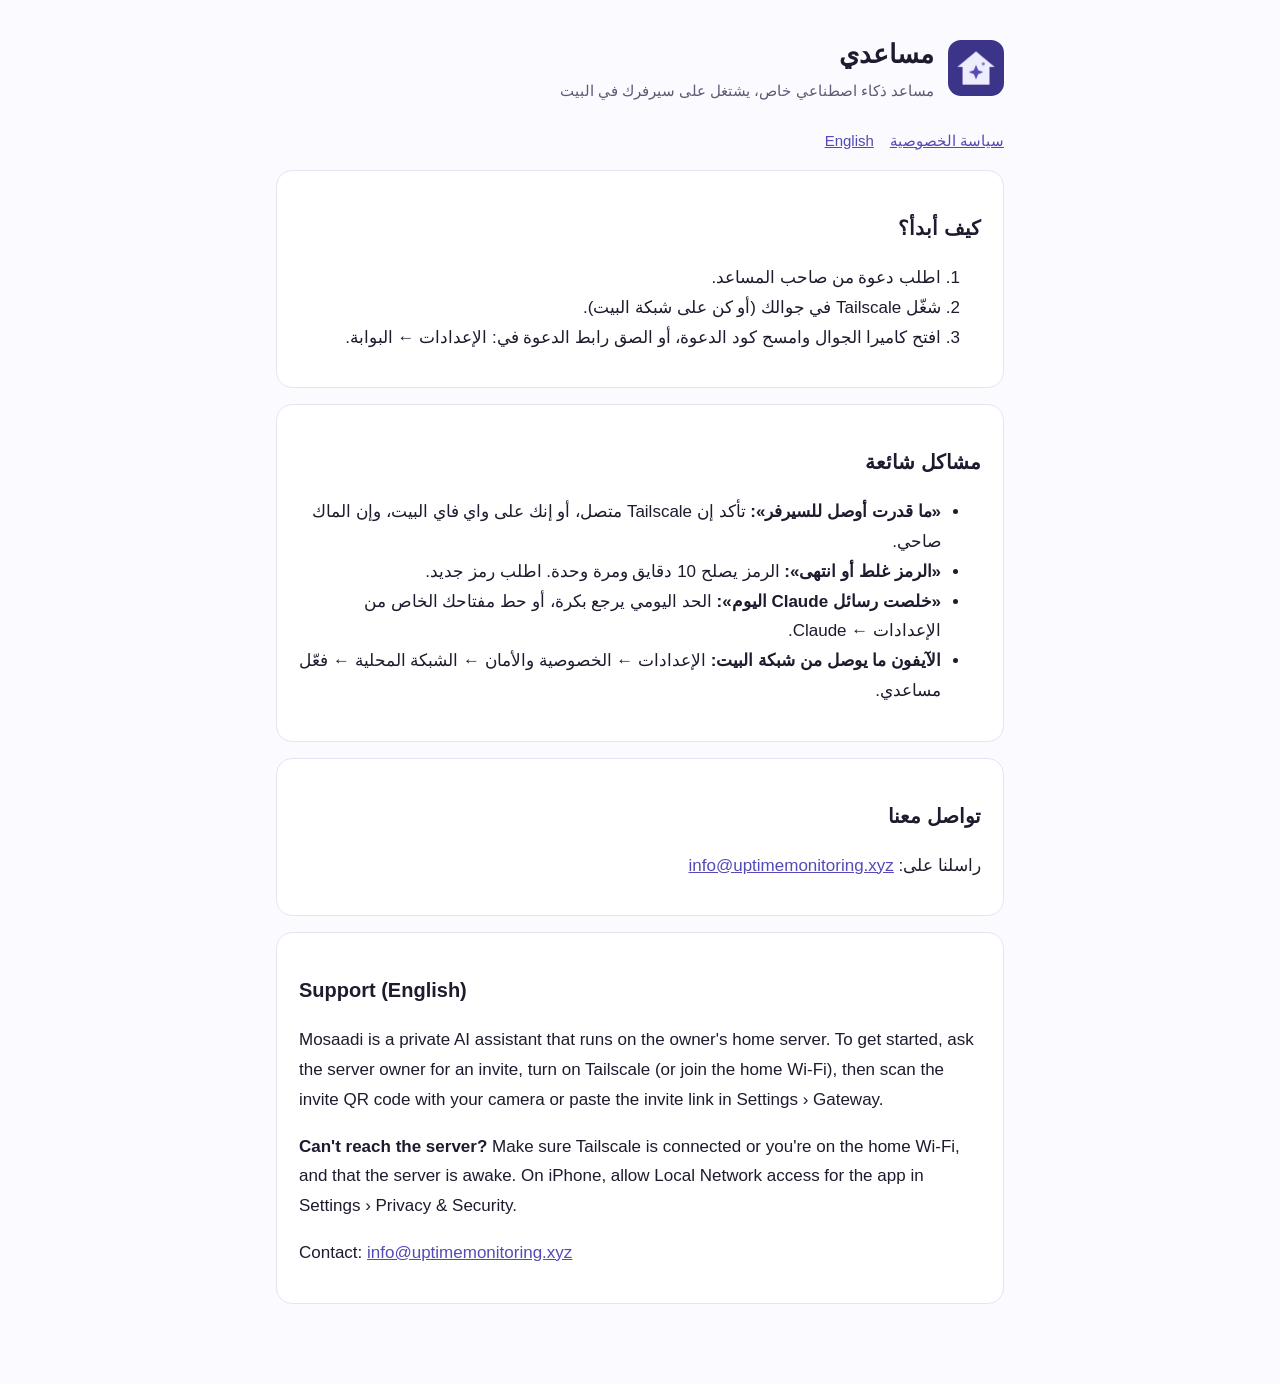
<file: index.html>
<!doctype html>
<html lang="ar" dir="rtl">
<head>
<meta charset="utf-8"><meta name="viewport" content="width=device-width,initial-scale=1">
<title>مساعدي · الدعم</title><link rel="stylesheet" href="style.css">
</head>
<body><main>
<header><img src="icon.png" alt=""><div><h1>مساعدي</h1><div class="muted">مساعد ذكاء اصطناعي خاص، يشتغل على سيرفرك في البيت</div></div></header>
<nav><a href="privacy.html">سياسة الخصوصية</a><a href="#en">English</a></nav>

<section>
<h2>كيف أبدأ؟</h2>
<ol>
<li>اطلب دعوة من صاحب المساعد.</li>
<li>شغّل Tailscale في جوالك (أو كن على شبكة البيت).</li>
<li>افتح كاميرا الجوال وامسح كود الدعوة، أو الصق رابط الدعوة في: الإعدادات ← البوابة.</li>
</ol>
</section>

<section>
<h2>مشاكل شائعة</h2>
<ul>
<li><strong>«ما قدرت أوصل للسيرفر»:</strong> تأكد إن Tailscale متصل، أو إنك على واي فاي البيت، وإن الماك صاحي.</li>
<li><strong>«الرمز غلط أو انتهى»:</strong> الرمز يصلح 10 دقايق ومرة وحدة. اطلب رمز جديد.</li>
<li><strong>«خلصت رسائل Claude اليوم»:</strong> الحد اليومي يرجع بكرة، أو حط مفتاحك الخاص من الإعدادات ← Claude.</li>
<li><strong>الآيفون ما يوصل من شبكة البيت:</strong> الإعدادات ← الخصوصية والأمان ← الشبكة المحلية ← فعّل مساعدي.</li>
</ul>
</section>

<section>
<h2>تواصل معنا</h2>
<p>راسلنا على: <a href="mailto:info@uptimemonitoring.xyz">info@uptimemonitoring.xyz</a></p>
</section>

<section id="en" dir="ltr" lang="en">
<h2>Support (English)</h2>
<p>Mosaadi is a private AI assistant that runs on the owner's home server. To get started, ask the server owner for an invite, turn on Tailscale (or join the home Wi-Fi), then scan the invite QR code with your camera or paste the invite link in Settings › Gateway.</p>
<p><strong>Can't reach the server?</strong> Make sure Tailscale is connected or you're on the home Wi-Fi, and that the server is awake. On iPhone, allow Local Network access for the app in Settings › Privacy &amp; Security.</p>
<p>Contact: <a href="mailto:info@uptimemonitoring.xyz">info@uptimemonitoring.xyz</a></p>
</section>
</main></body></html>
</file>
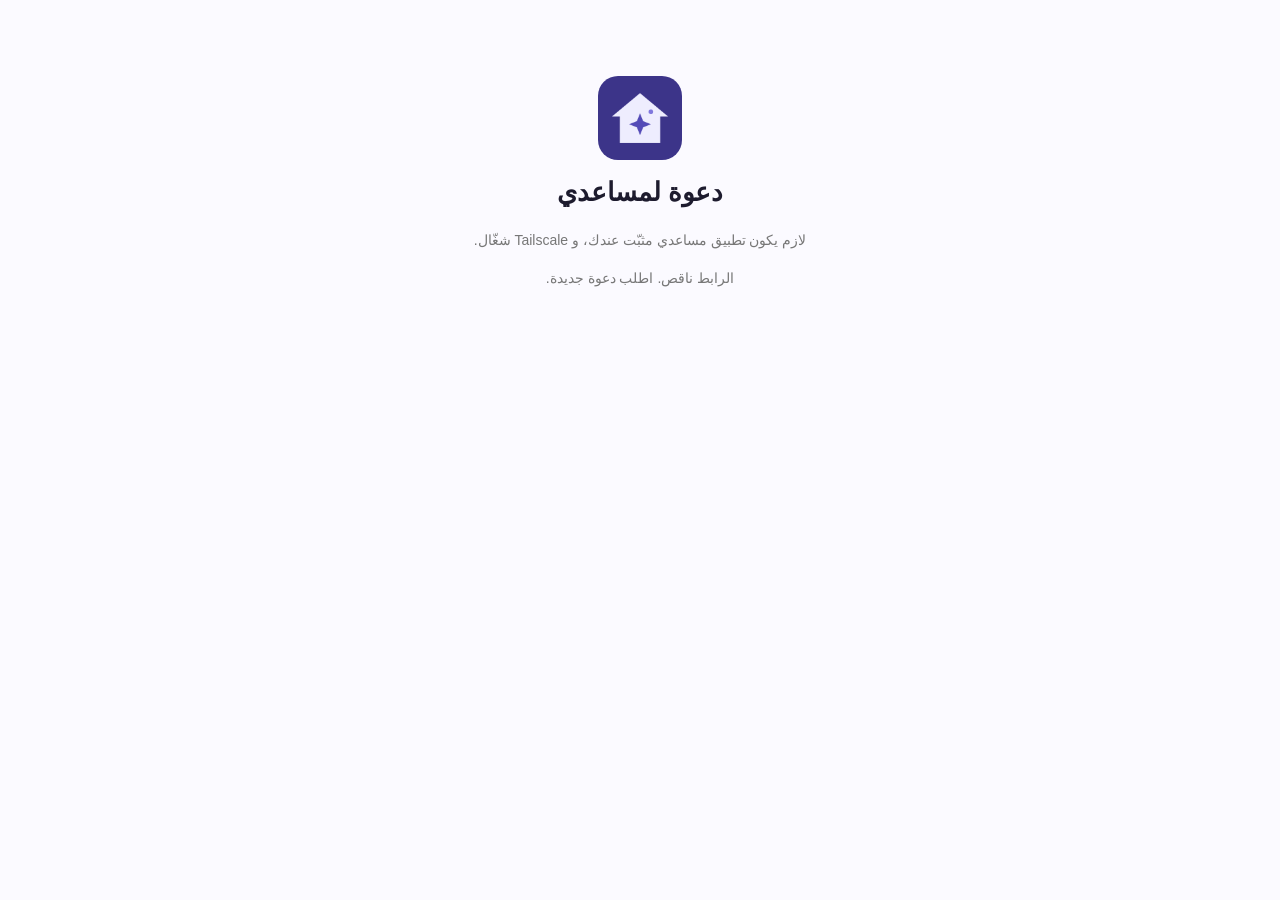
<file: pair.html>
<!doctype html>
<html lang="ar" dir="rtl">
<head>
<meta charset="utf-8">
<meta name="viewport" content="width=device-width, initial-scale=1">
<meta name="robots" content="noindex">
<title>دعوة لمساعدي</title>
<link rel="stylesheet" href="style.css">
<style>
  .card { max-width: 420px; margin: 48px auto; padding: 28px 22px; text-align: center; }
  .card img { width: 84px; height: 84px; border-radius: 20px; }
  .btn { display: block; margin: 22px 0 10px; padding: 14px; border-radius: 14px; background: #3C3489; color: #fff; text-decoration: none; font-size: 18px; }
  .muted { color: #777; font-size: 14px; line-height: 1.7; }
</style>
</head>
<body>
<div class="card">
  <img src="icon.png" alt="">
  <h1>دعوة لمساعدي</h1>
  <p class="muted">لازم يكون تطبيق مساعدي مثبّت عندك، و Tailscale شغّال.</p>
  <a id="open" class="btn" href="#">افتح في مساعدي</a>
  <p class="muted" id="hint">لو ما انفتح التطبيق: انسخ رابط هالصفحة، وافتح مساعدي ← الإعدادات ← البوابة، والصقه في خانة الرمز.</p>
</div>
<script>
  // البيانات بعد # فما توصل لأي سيرفر، تبقى في جوالك
  var q = location.hash.replace(/^#/, "");
  var app = "privateai://pair?" + q;
  var a = document.getElementById("open");
  if (q.indexOf("code=") < 0) {
    a.style.display = "none";
    document.getElementById("hint").textContent = "الرابط ناقص. اطلب دعوة جديدة.";
  } else {
    a.href = app;
    setTimeout(function () { location.href = app; }, 300);
  }
</script>
</body>
</html>
</file>
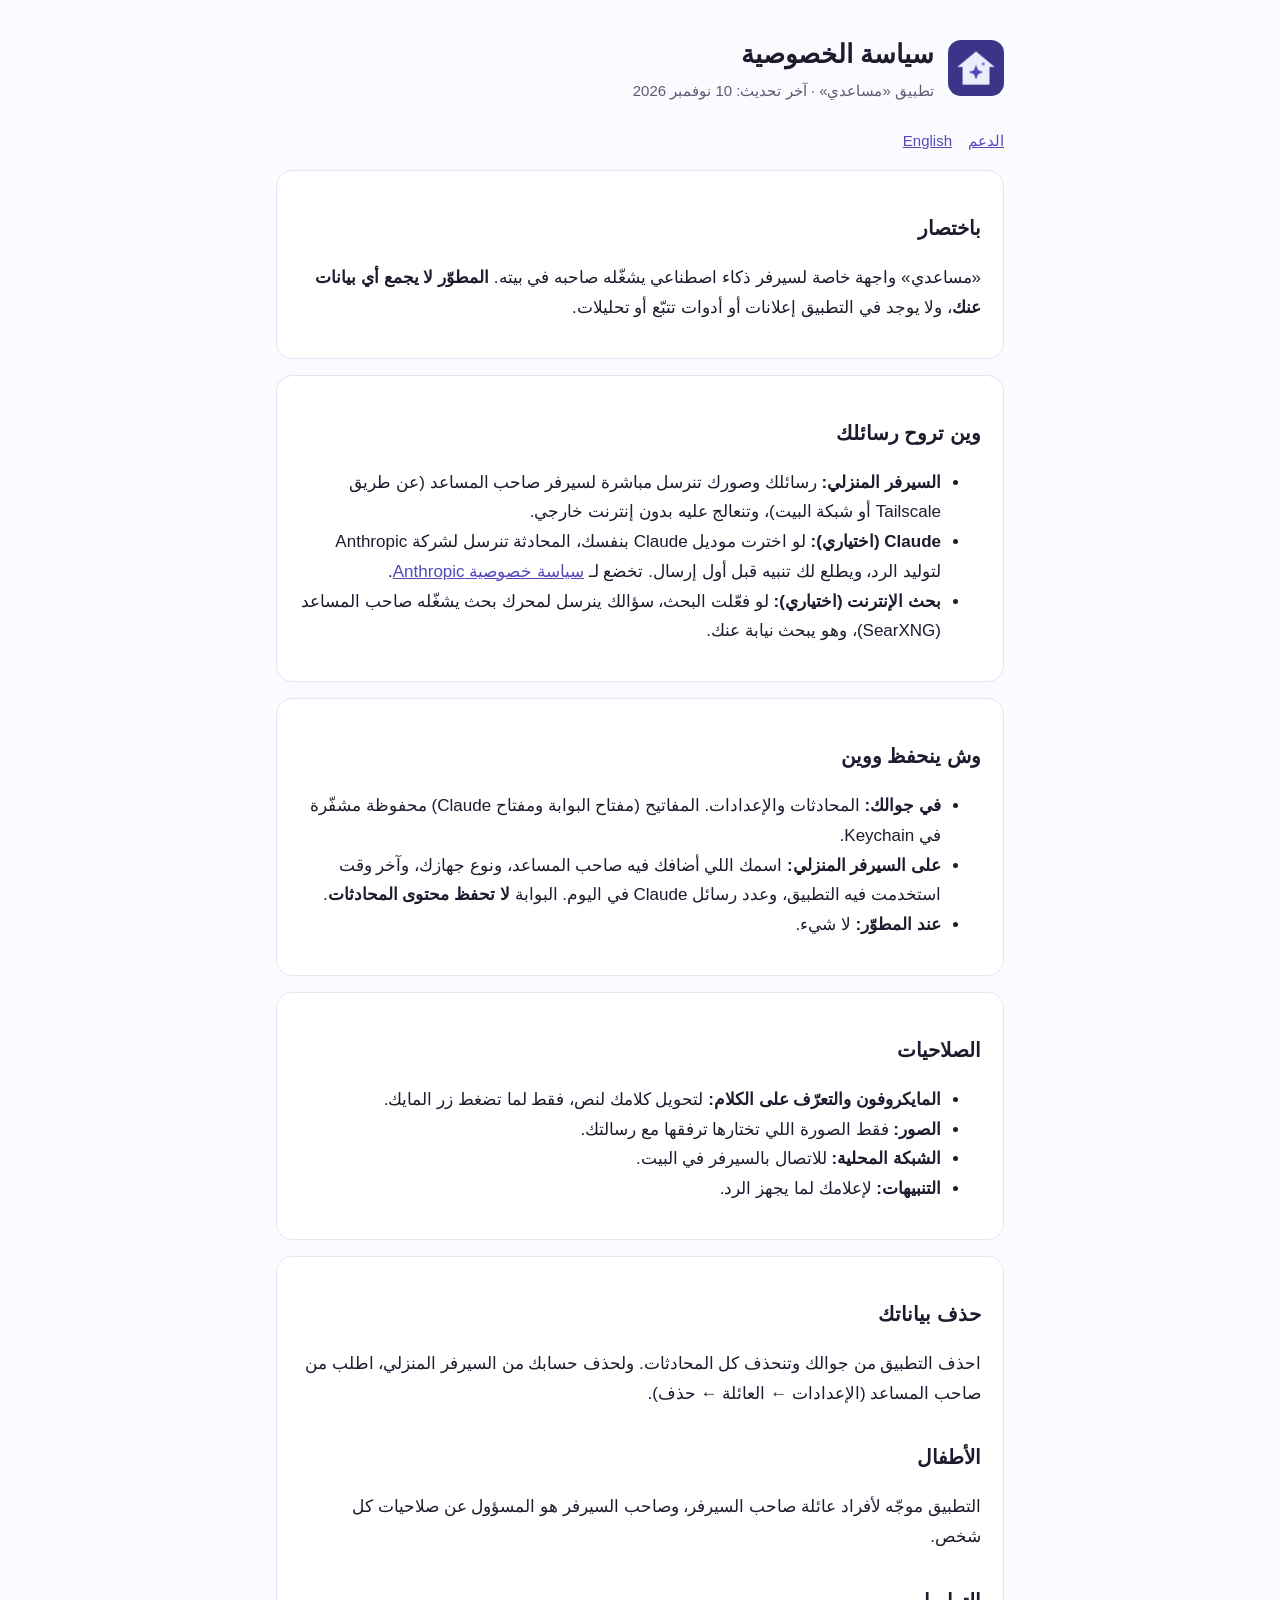
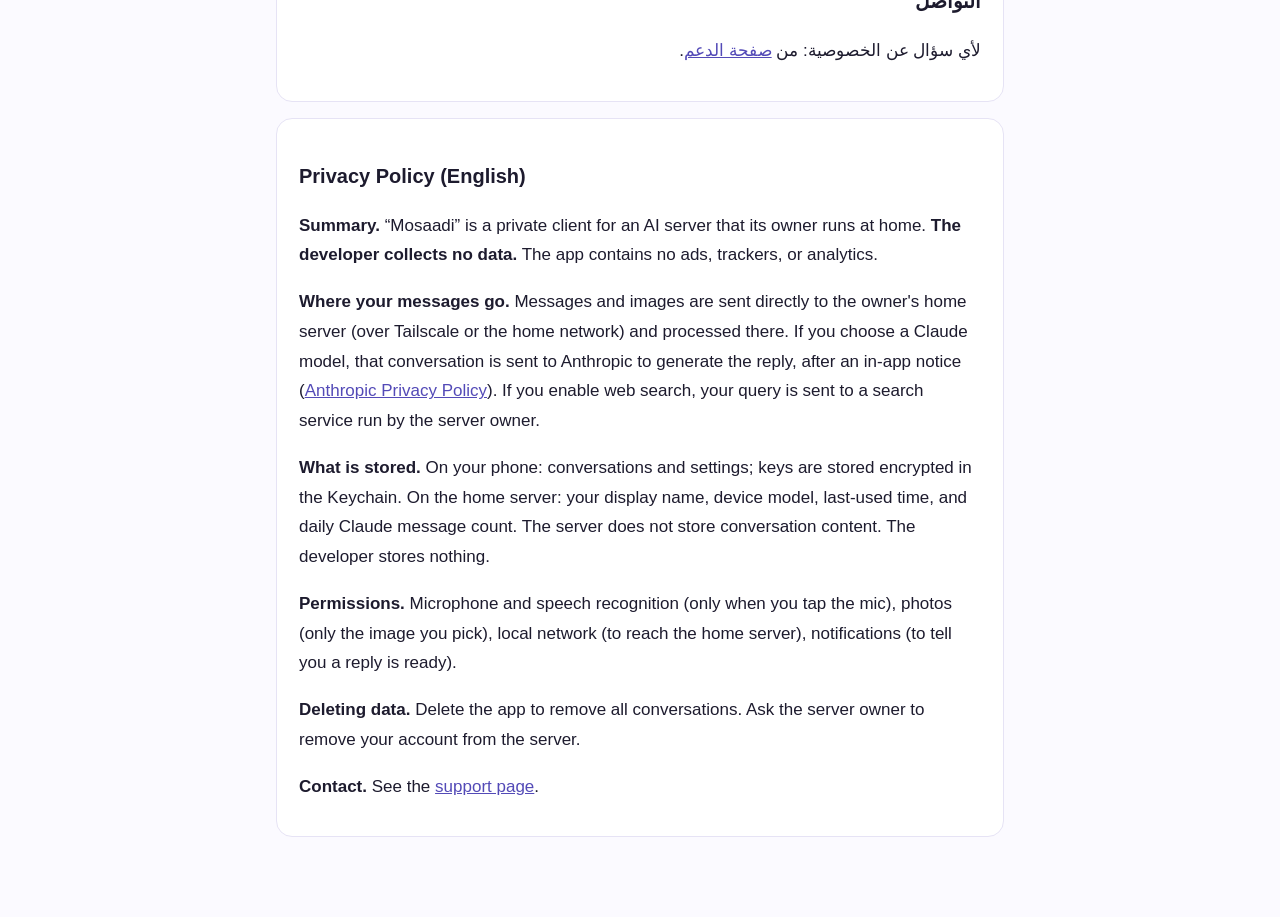
<file: privacy.html>
<!doctype html>
<html lang="ar" dir="rtl">
<head>
<meta charset="utf-8"><meta name="viewport" content="width=device-width,initial-scale=1">
<title>سياسة الخصوصية · مساعدي</title><link rel="stylesheet" href="style.css">
</head>
<body><main>
<header><img src="icon.png" alt=""><div><h1>سياسة الخصوصية</h1><div class="muted">تطبيق «مساعدي» · آخر تحديث: 10 نوفمبر 2026</div></div></header>
<nav><a href="index.html">الدعم</a><a href="#en">English</a></nav>

<section>
<h2>باختصار</h2>
<p>«مساعدي» واجهة خاصة لسيرفر ذكاء اصطناعي يشغّله صاحبه في بيته. <strong>المطوّر لا يجمع أي بيانات عنك</strong>، ولا يوجد في التطبيق إعلانات أو أدوات تتبّع أو تحليلات.</p>
</section>

<section>
<h2>وين تروح رسائلك</h2>
<ul>
<li><strong>السيرفر المنزلي:</strong> رسائلك وصورك تنرسل مباشرة لسيرفر صاحب المساعد (عن طريق Tailscale أو شبكة البيت)، وتنعالج عليه بدون إنترنت خارجي.</li>
<li><strong>Claude (اختياري):</strong> لو اخترت موديل Claude بنفسك، المحادثة تنرسل لشركة Anthropic لتوليد الرد، ويطلع لك تنبيه قبل أول إرسال. تخضع لـ <a href="https://www.anthropic.com/legal/privacy">سياسة خصوصية Anthropic</a>.</li>
<li><strong>بحث الإنترنت (اختياري):</strong> لو فعّلت البحث، سؤالك ينرسل لمحرك بحث يشغّله صاحب المساعد (SearXNG)، وهو يبحث نيابة عنك.</li>
</ul>
</section>

<section>
<h2>وش ينحفظ ووين</h2>
<ul>
<li><strong>في جوالك:</strong> المحادثات والإعدادات. المفاتيح (مفتاح البوابة ومفتاح Claude) محفوظة مشفّرة في Keychain.</li>
<li><strong>على السيرفر المنزلي:</strong> اسمك اللي أضافك فيه صاحب المساعد، ونوع جهازك، وآخر وقت استخدمت فيه التطبيق، وعدد رسائل Claude في اليوم. البوابة <strong>لا تحفظ محتوى المحادثات</strong>.</li>
<li><strong>عند المطوّر:</strong> لا شيء.</li>
</ul>
</section>

<section>
<h2>الصلاحيات</h2>
<ul>
<li><strong>المايكروفون والتعرّف على الكلام:</strong> لتحويل كلامك لنص، فقط لما تضغط زر المايك.</li>
<li><strong>الصور:</strong> فقط الصورة اللي تختارها ترفقها مع رسالتك.</li>
<li><strong>الشبكة المحلية:</strong> للاتصال بالسيرفر في البيت.</li>
<li><strong>التنبيهات:</strong> لإعلامك لما يجهز الرد.</li>
</ul>
</section>

<section>
<h2>حذف بياناتك</h2>
<p>احذف التطبيق من جوالك وتنحذف كل المحادثات. ولحذف حسابك من السيرفر المنزلي، اطلب من صاحب المساعد (الإعدادات ← العائلة ← حذف).</p>
<h2>الأطفال</h2>
<p>التطبيق موجّه لأفراد عائلة صاحب السيرفر، وصاحب السيرفر هو المسؤول عن صلاحيات كل شخص.</p>
<h2>التواصل</h2>
<p>لأي سؤال عن الخصوصية: من <a href="index.html">صفحة الدعم</a>.</p>
</section>

<section id="en" dir="ltr" lang="en">
<h2>Privacy Policy (English)</h2>
<p><strong>Summary.</strong> “Mosaadi” is a private client for an AI server that its owner runs at home. <strong>The developer collects no data.</strong> The app contains no ads, trackers, or analytics.</p>
<p><strong>Where your messages go.</strong> Messages and images are sent directly to the owner's home server (over Tailscale or the home network) and processed there. If you choose a Claude model, that conversation is sent to Anthropic to generate the reply, after an in-app notice (<a href="https://www.anthropic.com/legal/privacy">Anthropic Privacy Policy</a>). If you enable web search, your query is sent to a search service run by the server owner.</p>
<p><strong>What is stored.</strong> On your phone: conversations and settings; keys are stored encrypted in the Keychain. On the home server: your display name, device model, last-used time, and daily Claude message count. The server does not store conversation content. The developer stores nothing.</p>
<p><strong>Permissions.</strong> Microphone and speech recognition (only when you tap the mic), photos (only the image you pick), local network (to reach the home server), notifications (to tell you a reply is ready).</p>
<p><strong>Deleting data.</strong> Delete the app to remove all conversations. Ask the server owner to remove your account from the server.</p>
<p><strong>Contact.</strong> See the <a href="index.html">support page</a>.</p>
</section>
</main></body></html>
</file>
<file: style.css>
:root{--bg:#fbfaff;--card:#fff;--text:#1d1b2e;--muted:#5d5a73;--accent:#534AB7;--border:#e6e3f5}
@media (prefers-color-scheme:dark){:root{--bg:#121118;--card:#1c1a26;--text:#eeedfe;--muted:#aaa7c4;--accent:#afa9ec;--border:#2c2a3a}}
*{box-sizing:border-box}
body{margin:0;background:var(--bg);color:var(--text);font:17px/1.75 -apple-system,"SF Arabic","Segoe UI",Tahoma,sans-serif}
main{max-width:760px;margin:0 auto;padding:32px 16px 64px}
header{display:flex;align-items:center;gap:14px;margin-bottom:24px}
header img{width:56px;height:56px;border-radius:13px}
h1{font-size:26px;margin:0}h2{font-size:20px;margin:32px 0 8px}
p,li{color:var(--text)}.muted{color:var(--muted);font-size:15px}
section{background:var(--card);border:1px solid var(--border);border-radius:16px;padding:8px 22px 18px;margin:16px 0}
a{color:var(--accent)}nav{display:flex;gap:16px;flex-wrap:wrap;margin:8px 0 0;font-size:15px}
[dir=ltr]{text-align:left}
</file>
